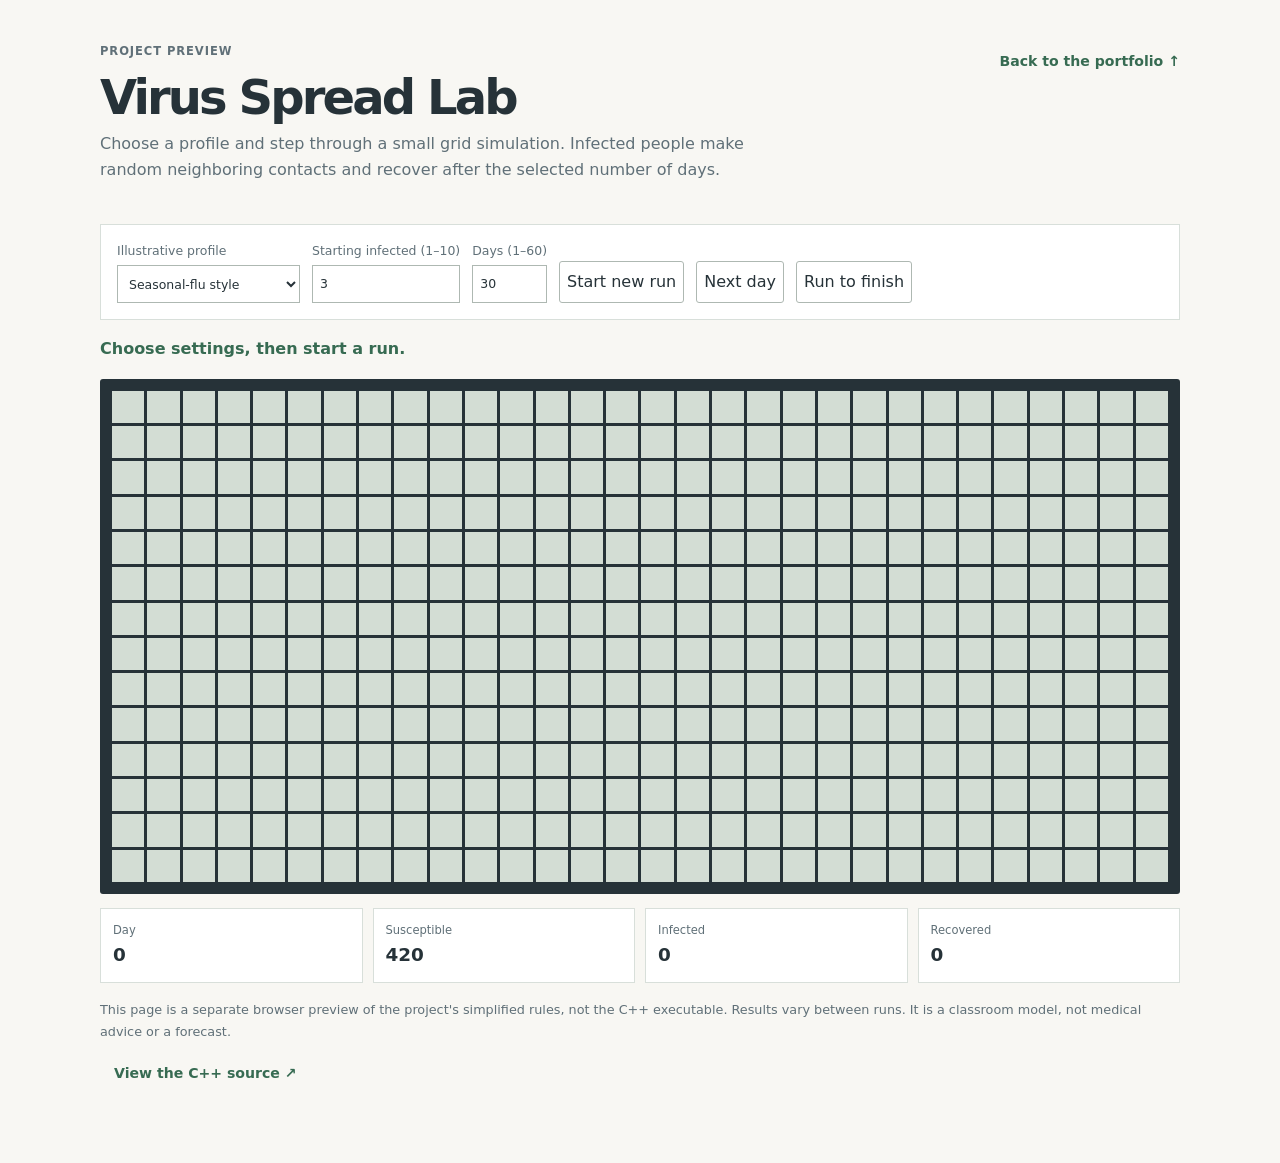
<file: demo.html>
<!doctype html>
<html lang="en"><head><meta charset="utf-8"><meta name="viewport" content="width=device-width,initial-scale=1"><meta name="description" content="A browser preview of the Virus Spread Lab project."><title>Virus Spread Lab Preview | Jason Brandow</title><link rel="stylesheet" href="styles.css"></head>
<body><main class="wrap demo-page"><header class="demo-head"><div><p class="eyebrow">PROJECT PREVIEW</p><h1>Virus Spread Lab</h1><p>Choose a profile and step through a small grid simulation. Infected people make random neighboring contacts and recover after the selected number of days.</p></div><a class="inline-link" href="index.html#project">Back to the portfolio ↑</a></header>
<div class="controls"><label for="profile">Illustrative profile<select id="profile"><option value="0">Common-cold style</option><option value="1" selected>Seasonal-flu style</option><option value="2">High-transmission style</option></select></label><label for="initial">Starting infected (1–10)<input id="initial" type="number" min="1" max="10" value="3"></label><label for="days">Days (1–60)<input id="days" type="number" min="1" max="60" value="30"></label><button class="button" id="start" type="button">Start new run</button><button class="button light" id="next" type="button" disabled>Next day</button><button class="button light" id="finish" type="button" disabled>Run to finish</button></div>
<p class="status" id="status" aria-live="polite">Choose settings, then start a run.</p><div class="board" id="board" role="img" aria-label="Simulation grid"></div><div class="stats" aria-live="polite"><div class="stat"><span>Day</span><strong id="day">0</strong></div><div class="stat"><span>Susceptible</span><strong id="s">417</strong></div><div class="stat"><span>Infected</span><strong id="i">3</strong></div><div class="stat"><span>Recovered</span><strong id="r">0</strong></div></div>
<p class="demo-note">This page is a separate browser preview of the project's simplified rules, not the C++ executable. Results vary between runs. It is a classroom model, not medical advice or a forecast.</p><a class="inline-link" href="https://github.com/jasonbrandow9-pixel/COS1-Project">View the C++ source ↗</a></main>
<script>
const width=30,height=14,size=width*height,profiles=[{name:"Common-cold style",contacts:2,chance:.18,recovery:5},{name:"Seasonal-flu style",contacts:3,chance:.28,recovery:7},{name:"High-transmission style",contacts:4,chance:.42,recovery:9}];
const board=document.getElementById("board"),statusLine=document.getElementById("status"),nextButton=document.getElementById("next"),finishButton=document.getElementById("finish");let people=Array(size).fill("susceptible"),ages=Array(size).fill(0),dayNumber=0,limit=30,profile=profiles[1];
function count(state){return people.filter(person=>person===state).length}function render(){board.innerHTML=people.map(person=>'<span class="cell '+(person==="susceptible"?"":person)+'"></span>').join("");board.setAttribute("aria-label",count("infected")+" infected, "+count("recovered")+" recovered, "+count("susceptible")+" susceptible");document.getElementById("day").textContent=dayNumber;document.getElementById("s").textContent=count("susceptible");document.getElementById("i").textContent=count("infected");document.getElementById("r").textContent=count("recovered")}
function updateButtons(){const active=dayNumber<limit&&count("infected")>0;nextButton.disabled=!active;finishButton.disabled=!active;if(!active&&dayNumber>0)statusLine.textContent="Run complete after "+dayNumber+(dayNumber===1?" day.":" days.")}
function startRun(){const initial=Number(document.getElementById("initial").value),requestedDays=Number(document.getElementById("days").value);if(!Number.isInteger(initial)||initial<1||initial>10){statusLine.textContent="Enter a whole number from 1 to 10 for starting infections.";return}if(!Number.isInteger(requestedDays)||requestedDays<1||requestedDays>60){statusLine.textContent="Enter a whole number from 1 to 60 for the run length.";return}people=Array(size).fill("susceptible");ages=Array(size).fill(0);let placed=0;while(placed<initial){const index=Math.floor(Math.random()*size);if(people[index]==="susceptible"){people[index]="infected";placed++}}dayNumber=0;limit=requestedDays;profile=profiles[Number(document.getElementById("profile").value)];statusLine.textContent=profile.name+" · "+initial+" starting cases · "+limit+" day limit.";render();updateButtons()}
function step(){if(dayNumber>=limit||count("infected")===0){updateButtons();return}const next=people.slice(),nextAges=ages.slice(),directions=[[-1,0],[1,0],[0,-1],[0,1]];for(let index=0;index<size;index++){if(people[index]!=="infected")continue;const row=Math.floor(index/width),column=index%width;for(let contact=0;contact<profile.contacts;contact++){const [dr,dc]=directions[Math.floor(Math.random()*4)],nr=row+dr,nc=column+dc;if(nr<0||nr>=height||nc<0||nc>=width)continue;const neighbor=nr*width+nc;if(people[neighbor]==="susceptible"&&next[neighbor]==="susceptible"&&Math.random()<profile.chance){next[neighbor]="infected";nextAges[neighbor]=0}}nextAges[index]=ages[index]+1;if(nextAges[index]>=profile.recovery){next[index]="recovered";nextAges[index]=0}}people=next;ages=nextAges;dayNumber++;render();statusLine.textContent="Day "+dayNumber+" · "+count("infected")+" infected · "+count("recovered")+" recovered.";updateButtons()}
document.getElementById("start").addEventListener("click",startRun);nextButton.addEventListener("click",step);finishButton.addEventListener("click",()=>{while(dayNumber<limit&&count("infected")>0)step()});render();
</script></body></html>
</file>
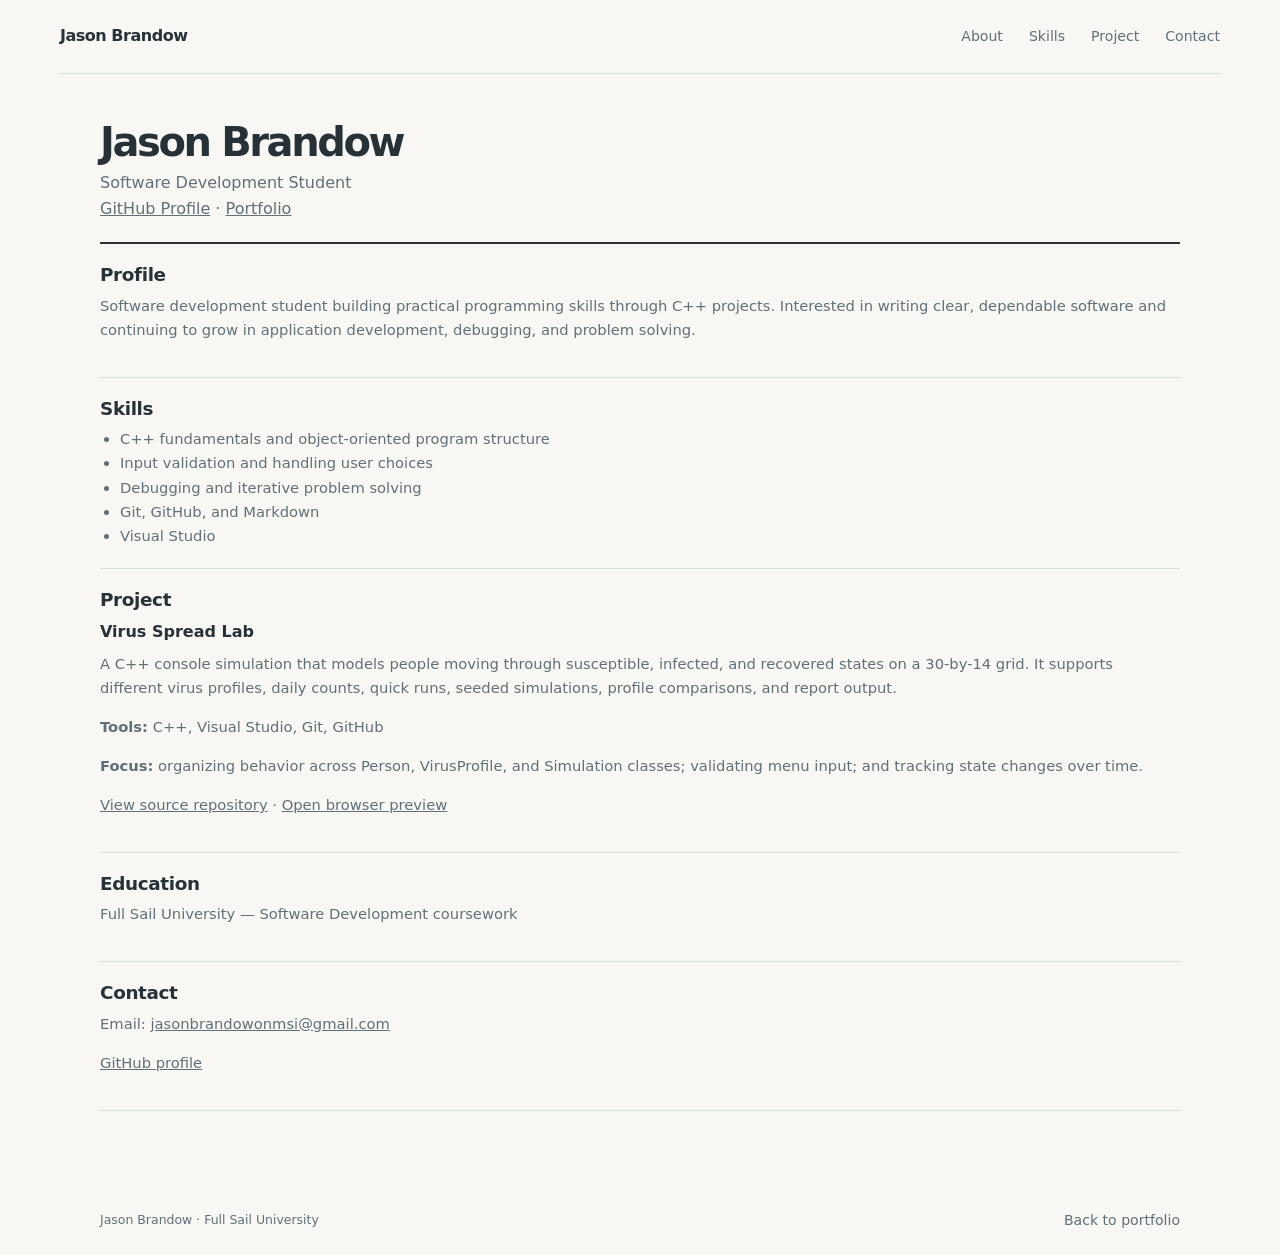
<file: resume.html>
<!doctype html>
<html lang="en">
<head>
  <meta charset="utf-8">
  <meta name="viewport" content="width=device-width, initial-scale=1">
  <meta name="description" content="Jason Brandow's software development resume and project experience.">
  <title>Resume | Jason Brandow</title>
  <link rel="stylesheet" href="styles.css">
</head>
<body>
  <header class="site-header">
    <a class="brand" href="index.html">Jason Brandow</a>
    <nav aria-label="Main navigation"><a href="index.html#about">About</a><a href="index.html#skills">Skills</a><a href="index.html#project">Project</a><a href="index.html#contact">Contact</a></nav>
  </header>
  <main class="wrap resume-page">
    <header class="resume-head">
      <h1>Jason Brandow</h1>
      <p>Software Development Student</p>
      <p><a href="https://github.com/jasonbrandow9-pixel">GitHub Profile</a> · <a href="index.html">Portfolio</a></p>
    </header>
    <section class="resume-block"><h2>Profile</h2><p>Software development student building practical programming skills through C++ projects. Interested in writing clear, dependable software and continuing to grow in application development, debugging, and problem solving.</p></section>
    <section class="resume-block"><h2>Skills</h2><ul><li>C++ fundamentals and object-oriented program structure</li><li>Input validation and handling user choices</li><li>Debugging and iterative problem solving</li><li>Git, GitHub, and Markdown</li><li>Visual Studio</li></ul></section>
    <section class="resume-block"><h2>Project</h2><h3>Virus Spread Lab</h3><p>A C++ console simulation that models people moving through susceptible, infected, and recovered states on a 30-by-14 grid. It supports different virus profiles, daily counts, quick runs, seeded simulations, profile comparisons, and report output.</p><p><strong>Tools:</strong> C++, Visual Studio, Git, GitHub</p><p><strong>Focus:</strong> organizing behavior across Person, VirusProfile, and Simulation classes; validating menu input; and tracking state changes over time.</p><p><a href="https://github.com/jasonbrandow9-pixel/COS1-Project">View source repository</a> · <a href="demo.html">Open browser preview</a></p></section>
    <section class="resume-block"><h2>Education</h2><p>Full Sail University — Software Development coursework</p></section>
    <section class="resume-block" id="contact"><h2>Contact</h2><p>Email: <a href="mailto:jasonbrandowonmsi@gmail.com">jasonbrandowonmsi@gmail.com</a></p><p><a href="https://github.com/jasonbrandow9-pixel">GitHub profile</a></p></section>
  </main>
  <footer class="wrap footer"><span>Jason Brandow · Full Sail University</span><a href="index.html">Back to portfolio</a></footer>
</body>
</html>
</file>
<file: styles.css>
:root{font-family:system-ui,-apple-system,BlinkMacSystemFont,"Segoe UI",sans-serif;color:#263238;background:#f8f7f3;--ink:#263238;--muted:#607078;--green:#376b52;--line:#d8dfda;--soft:#e9eee8}*{box-sizing:border-box}html{scroll-behavior:smooth}body{margin:0;line-height:1.65}a{color:inherit}img{max-width:100%}.wrap{width:min(1080px,calc(100% - 40px));margin-inline:auto}.site-header{width:min(1160px,calc(100% - 40px));min-height:74px;margin:auto;display:flex;align-items:center;justify-content:space-between;border-bottom:1px solid var(--line)}.brand{font-weight:750;text-decoration:none;letter-spacing:-.03em}nav{display:flex;gap:26px}nav a,.footer a{color:var(--muted);font-size:.88rem;text-decoration:none}nav a:hover,.footer a:hover,.inline-link:hover{color:var(--green);text-decoration:underline;text-underline-offset:3px}.hero{display:grid;grid-template-columns:1fr .9fr;align-items:center;gap:7%;padding-block:78px 84px}.eyebrow{margin:0 0 12px;color:var(--green);font-size:.72rem;font-weight:750;letter-spacing:.08em}h1,h2,h3,p{margin-top:0}h1{margin-bottom:18px;font-size:clamp(2.8rem,6vw,4.5rem);line-height:1.04;letter-spacing:-.06em}h2{margin-bottom:16px;font-size:clamp(1.8rem,3.4vw,2.65rem);line-height:1.15;letter-spacing:-.05em}h3{margin-bottom:7px;font-size:1rem}.lead{max-width:520px;margin-bottom:22px;color:var(--muted);font-size:1.08rem;line-height:1.8}.button{display:inline-block;padding:10px 15px;border:1px solid var(--green);border-radius:3px;background:var(--green);color:#fff;font-size:.86rem;font-weight:700;text-decoration:none}.button:hover{background:#28513d}.inline-link{display:inline-block;margin:8px 0 0 14px;color:var(--green);font-size:.88rem;font-weight:700;text-decoration:none}.hero figure,.project figure{margin:0;padding:8px;border:1px solid var(--line);background:#fff}.hero img{display:block;width:100%;height:240px;object-fit:contain;background:#f2f3ef}figcaption{padding:7px 4px 1px;color:var(--muted);font-size:.72rem}.section{padding-block:68px;border-top:1px solid var(--line)}.two-col{display:grid;grid-template-columns:.8fr 1.2fr;gap:9%}.two-col>div+div{color:var(--muted)}.goal{margin-top:20px;padding:15px 18px;background:var(--soft);color:var(--ink)}.goal strong{color:var(--green)}.skills{background:#eef0ea}.skill-grid{display:grid;grid-template-columns:repeat(3,1fr);gap:24px;margin-top:28px}.skill-grid article{padding:18px 14px 10px 0;border-top:2px solid var(--green)}.skill-grid p{margin-bottom:0;color:var(--muted);font-size:.9rem}code{padding:1px 4px;background:#eff0ea}.project{display:grid;grid-template-columns:.8fr 1.2fr;gap:34px;align-items:start;padding:22px;border:1px solid var(--line);background:#fff}.project figure img{display:block;width:100%;max-height:330px;object-fit:contain;background:#f2f3ef}.project h2{margin-bottom:10px}.project h3{margin-top:20px}.project p,.project li{color:var(--muted)}.project li{padding:3px 0}.project .button{font-size:.8rem}.note{margin-top:14px;font-size:.76rem;line-height:1.6}.weeks p{padding-bottom:12px;border-bottom:1px solid var(--line);color:var(--muted)}.weeks strong{display:inline-block;width:80px;color:var(--ink)}.contact{padding-block:48px;background:var(--ink);color:#fff}.contact-row{display:flex;justify-content:space-between;align-items:center;gap:30px}.contact .eyebrow{color:#acd3ba}.contact h2{margin-bottom:8px}.contact p:not(.eyebrow){margin:0;color:#d0d9d8}.light{background:#d8eadc;border-color:#d8eadc;color:var(--ink)}.light:hover{background:#fff;color:var(--ink)}.light-link{color:#d8eadc}.footer{min-height:68px;display:flex;justify-content:space-between;align-items:center;color:var(--muted);font-size:.78rem}.resume-page{padding-block:48px 76px}.resume-head{padding-bottom:20px;border-bottom:2px solid var(--ink)}.resume-head h1{margin-bottom:6px;font-size:2.5rem}.resume-head p{margin:0;color:var(--muted)}.resume-block{padding:20px 0;border-bottom:1px solid var(--line)}.resume-block h2{margin-bottom:8px;font-size:1.15rem;letter-spacing:-.02em}.resume-block p,.resume-block li{color:var(--muted);font-size:.92rem}.resume-block ul{margin:0;padding-left:20px}.demo-page{padding-block:42px 76px}.demo-head{display:flex;justify-content:space-between;gap:20px;margin-bottom:24px}.demo-head h1{font-size:clamp(2rem,4vw,3rem);margin-bottom:8px}.demo-head p{max-width:680px;color:var(--muted)}.controls{display:flex;flex-wrap:wrap;align-items:end;gap:12px;padding:16px;margin-bottom:16px;border:1px solid var(--line);background:#fff}.controls label{display:grid;gap:4px;color:var(--muted);font-size:.78rem}.controls select,.controls input,.controls button{min-height:38px;padding:7px;border:1px solid #aeb8b2;background:white;color:var(--ink);font:inherit}.controls button{cursor:pointer}.status{min-height:26px;color:var(--green);font-weight:700}.board{display:grid;grid-template-columns:repeat(30,minmax(4px,1fr));gap:3px;padding:12px;background:var(--ink);border-radius:3px}.cell{aspect-ratio:1;background:#d3ddd4}.cell.infected{background:#d47953}.cell.recovered{background:#78ad8e}.stats{display:grid;grid-template-columns:repeat(4,1fr);gap:10px;margin-top:14px}.stat{padding:12px;border:1px solid var(--line);background:#fff}.stat span,.stat strong{display:block}.stat span{color:var(--muted);font-size:.72rem}.stat strong{font-size:1.15rem}.demo-note{margin-top:16px;color:var(--muted);font-size:.8rem}@media(max-width:760px){.hero,.two-col,.project{grid-template-columns:1fr}.hero{gap:28px;padding-block:52px}.contact-row{align-items:flex-start;flex-direction:column}.demo-head{flex-direction:column}}@media(max-width:560px){.wrap,.site-header{width:calc(100% - 32px)}nav{gap:12px}nav a{font-size:.75rem}.skill-grid{grid-template-columns:1fr;gap:12px}.project{padding:14px;gap:20px}.weeks strong{width:72px}.controls{align-items:stretch;flex-direction:column}.controls select,.controls input,.controls button{width:100%}.board{gap:2px;padding:7px}.stats{grid-template-columns:repeat(2,1fr)}.footer{gap:10px;font-size:.7rem}}@media(prefers-reduced-motion:reduce){html{scroll-behavior:auto}}
</file>
